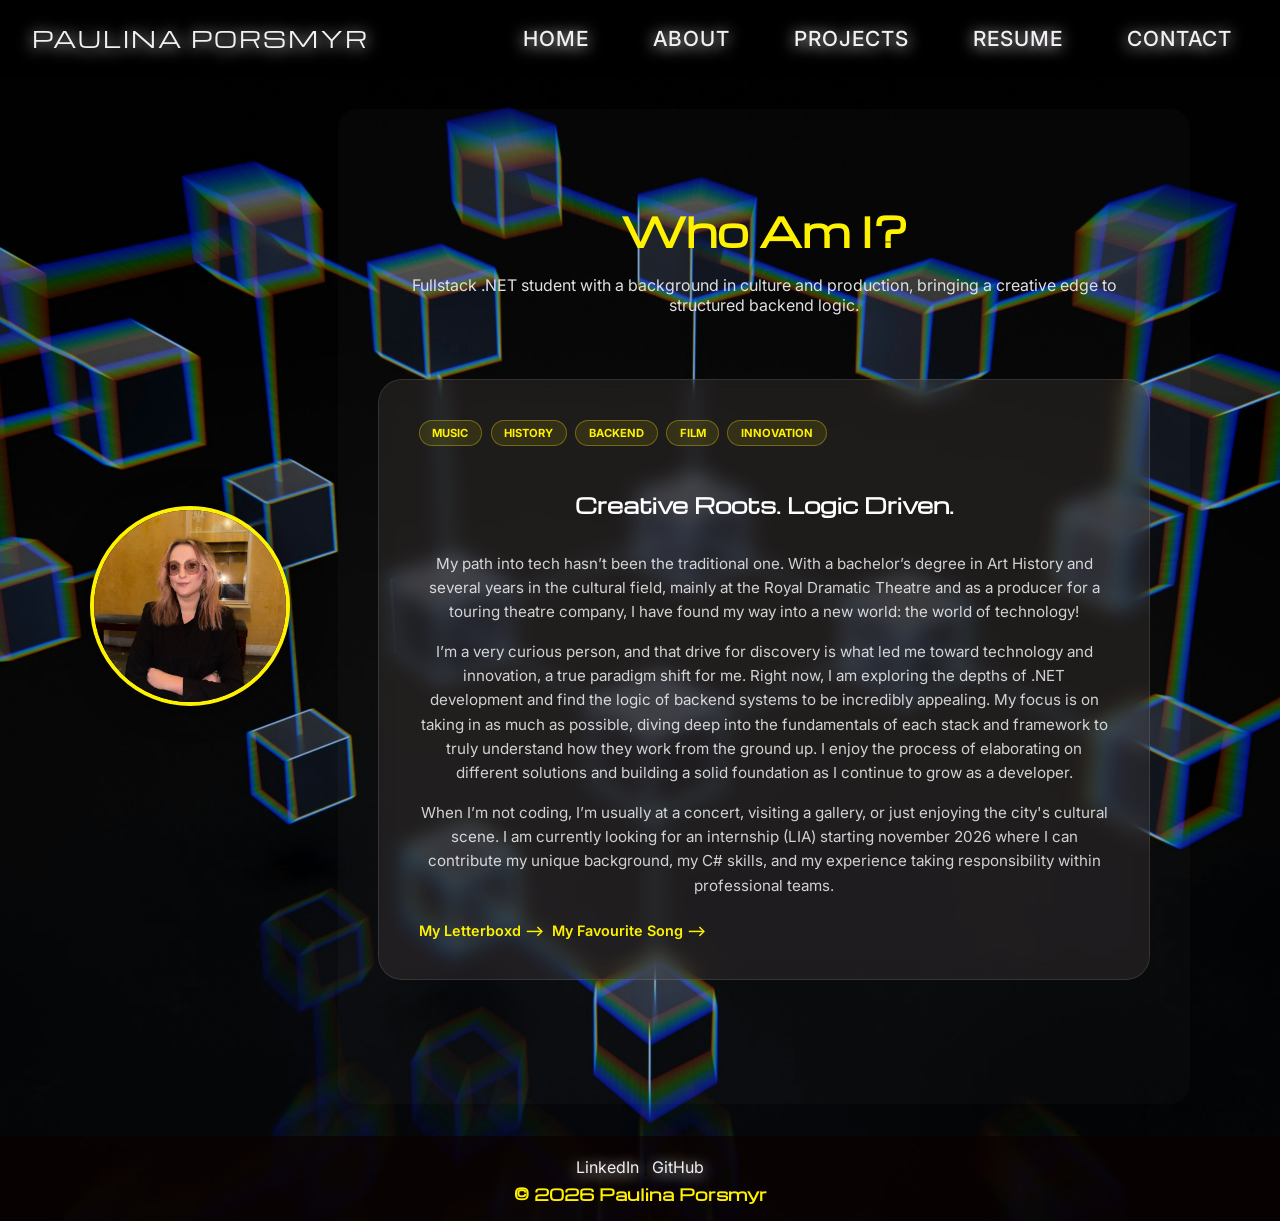
<file: about.html>
<!DOCTYPE html>
<html lang="en">
<head>
    <meta charset="UTF-8">
    <meta name="viewport" content="width=device-width, initial-scale=1.0">
    <link rel="stylesheet" href="style.css">
    <script src="script.js" defer></script>
    <title>About - Paulina Porsmyr</title>
    <link href="https://fonts.googleapis.com/css2?family=Inter:wght@300;400;600&family=Michroma&display=swap" rel="stylesheet">
</head>
<body>

<header>
    <nav class="meny">
        <ul class="nav-links">
            <li><a href="index.html">Paulina Porsmyr</a></li>
            <li><a href="index.html">Home</a></li>
            <li><a href="about.html">About</a></li>
            <li><a href="projects.html">projects</a></li>
            <li><a href="resume.html">resume</a></li>
            <li><a href="contact.html">Contact</a></li>
        </ul>
    </nav>
</header>

<main>
    <div class="about-container">
        <img src="img/bild.jpg" alt="Paulina" class="profile-pic-side">
        
        <section class="projects-container"> 
        <header class="projects-header">
    <header class="projects-header">
        <h1>Who Am I?</h1>
        <p>Fullstack .NET student with a background in culture and production, bringing a creative edge to structured backend logic.</p>
    </header>

    <article class="project-card">
    <div class="project-content">
        <div class="project-tags">
            <span class="tag">Music</span>
            <span class="tag">History</span>
            <span class="tag">Backend</span>
            <span class="tag">Film</span>
            <span class="tag">Innovation</span>
        </div>
        
        <h3>Creative Roots. Logic Driven.</h3>
        <p>My path into tech hasn’t been the traditional one. With a bachelor’s degree in Art History and several years in the cultural field, mainly at the Royal Dramatic Theatre and as a producer for a touring theatre company, I have found my way into a new world: the world of technology!</p>
        <p>I’m a very curious person, and that drive for discovery is what led me toward technology and innovation, a true paradigm shift for me. Right now, I am exploring the depths of .NET development and find the logic of backend systems to be incredibly appealing. My focus is on taking in as much as possible, diving deep into the fundamentals of each stack and framework to truly understand how they work from the ground up. I enjoy the process of elaborating on different solutions and building a solid foundation as I continue to grow as a developer.</p>
        <p>When I’m not coding, I’m usually at a concert, visiting a gallery, or just enjoying the city's cultural scene. I am currently looking for an internship (LIA) starting november 2026 where I can contribute my unique background, my C# skills, and my experience taking responsibility within professional teams.</p>
        
        <div class="project-links">
            <a href="https://boxd.it/95K9F" target="_blank" class="github-link">My Letterboxd --> <br></a>
            <a href="https://www.youtube.com/watch?v=tRoBfcPxJdA&list=RDtRoBfcPxJdA&start_radio=1" target="_blank" class="github-link">My Favourite Song --></a>
        </div>
    </div>
</article>
</main>

<footer>
    <p>
        <a href="https://www.linkedin.com/in/paulina-porsmyr-86b3768b/" target="_blank">LinkedIn</a> | 
        <a href="https://github.com/PaulinaPorsmyr" target="_blank">GitHub</a>
    </p>
   <span class="footer-name"> © 2026 Paulina Porsmyr</span>
</footer>

</body>
</html>
</file>
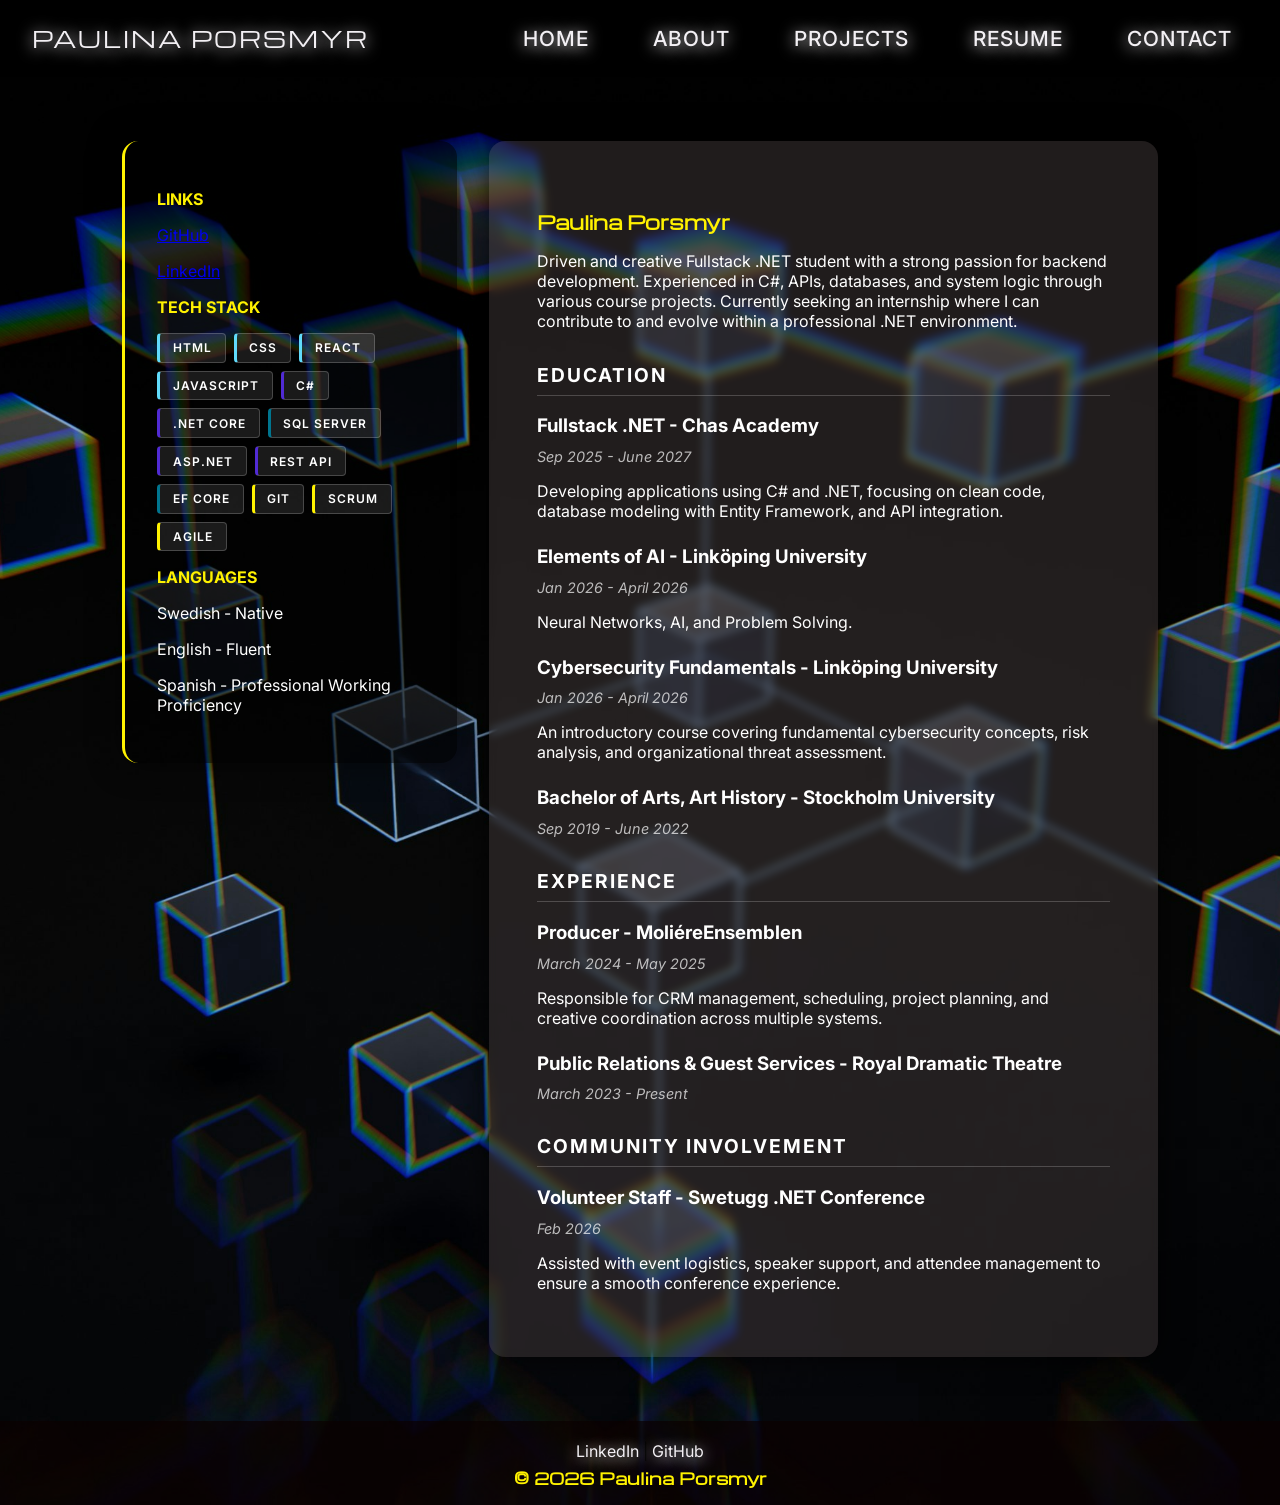
<file: resume.html>
<!DOCTYPE html>
<html lang="en">
<head>
    <meta charset="UTF-8">
    <meta name="viewport" content="width=device-width, initial-scale=1.0">
    <link rel="stylesheet" href="style.css">
    <title>Resume - Paulina Porsmyr</title>
    <script src="script.js" defer></script>
    <link href="https://fonts.googleapis.com/css2?family=Inter:wght@300;400;600&family=Michroma&display=swap" rel="stylesheet">
</head>
<body>

<header>
    <nav class="meny">
         <ul class="nav-links">
            <li><a href="index.html">Paulina Porsmyr</a></li>
            <li><a href="index.html">Home</a></li>
            <li><a href="about.html">About</a></li>
            <li><a href="projects.html">projects</a></li>
            <li><a href="resume.html">resume</a></li>
            <li><a href="contact.html">Contact</a></li>
        </ul>
    </nav>
</header>

<main class="resume-container">
    <aside class="resume-sidebar">
       
        <section class="links">
            <h3>Links</h3>
            <p><a href="https://github.com/paulinaporsmyr" target="_blank">GitHub</a></p>
            <p><a href="https://linkedin.com/in/paulinaporsmyr" target="_blank">LinkedIn</a></p>
        </section>

       <section class="skills">
    <h3>Tech Stack</h3>
    <div class="badge-container">
        <span class="badge frontend">HTML</span>
        <span class="badge frontend">CSS</span>
        <span class="badge frontend">React</span>
        <span class="badge frontend">JavaScript</span>
        <span class="badge backend">C#</span>
        <span class="badge backend">.NET Core</span>
        <span class="badge database">SQL Server</span>
        <span class="badge backend">ASP.NET</span>
        <span class="badge backend">REST API</span>
        <span class="badge database">EF Core</span>
        <span class="badge tool">Git</span>
        <span class="badge tool">Scrum</span>
        <span class="badge tool">Agile</span>

    </div>
</section>

        <section class="languages">
            <h3>Languages</h3>
            <p>Swedish - Native</p>
            <p>English - Fluent</p>
            <p>Spanish - Professional Working Proficiency</p>
        </section>
    </aside>

    <article class="resume-main">
        <section class="profile">
            <h1>Paulina Porsmyr</h1>
            <p class="intro-text">
                Driven and creative Fullstack .NET student with a strong passion for backend development. Experienced in C#, APIs, databases, and system logic through various course projects. Currently seeking an internship where I can contribute to and evolve within a professional .NET environment.
            </p>
        </section>

            <section class="education">
            <h2>Education</h2>

            <div class="edu-item">
            <h3>Fullstack .NET - Chas Academy</h3>
                <p class="date">Sep 2025 - June 2027</p>
                <p>Developing applications using C# and .NET, focusing on clean code, database modeling with Entity Framework, and API integration.</p>
            </div>
            
            <div class="edu-item">
                <h3>Elements of AI - Linköping University</h3>
                <p class="date">Jan 2026 - April 2026</p>
                <p>Neural Networks, AI, and Problem Solving.</p>
            </div>
            
            <div class="edu-item">
                <h3>Cybersecurity Fundamentals - Linköping University</h3>
                <p class="date">Jan 2026 - April 2026</p>
                <p>An introductory course covering fundamental cybersecurity concepts, risk analysis, and organizational threat assessment.</p>
            </div>

            <div class="edu-item">
                <h3>Bachelor of Arts, Art History - Stockholm University</h3>
                <p class="date">Sep 2019 - June 2022</p>
            </div>
        </section>

        <section class="experience">
            <h2>Experience</h2>
            
            <div class="job">
                <h3>Producer - MoliéreEnsemblen</h3>
                <p class="date">March 2024 - May 2025</p>
                <p>Responsible for CRM management, scheduling, project planning, and creative coordination across multiple systems.</p>
            </div>

            <div class="job">
                <h3>Public Relations & Guest Services - Royal Dramatic Theatre</h3>
                <p class="date">March 2023 - Present</p>
            </div>
        </section>

         <section class="community involvement">
            <h2>community involvement</h2>

            <div class="other">
                <h3>Volunteer Staff - Swetugg .NET Conference</h3>
                <p class="date">Feb 2026</p>
                <p>Assisted with event logistics, speaker support, and attendee management to ensure a smooth conference experience.</p>

            </div>
            </section>

    
    </article>
</main>

<footer>
    <p>
        <a href="https://www.linkedin.com/in/paulina-porsmyr-86b3768b/">LinkedIn</a> | 
        <a href="https://github.com/paulinaporsmyr">GitHub</a>
    </p>
     <span class="footer-name"> © 2026 Paulina Porsmyr</span>
</footer>

</body>
</html>
</file>
<file: style.css>
* {
    box-sizing: border-box;
}

body {
    display: flex;
    flex-direction: column;
    min-height: 100vh;
    margin: 0;
    padding: 0;
    background-image: url("img/cube.jpg");
    background-size: cover;
    background-position: center;
    background-repeat: no-repeat;
    font-family: 'Inter', sans-serif;
}


nav.meny {
    display: flex;
    align-items: center;
    background-color: rgba(0, 0, 0, 0.7);
    padding: 1.4rem 2rem;
    text-transform: uppercase;
}

.nav-links {
    list-style: none;
    display: flex;
    gap: 2rem;
    margin: 0;
    padding: 0;
    flex-wrap: wrap;
    width: 100%;           
    align-items: center;
    justify-content: flex-start;
}

.nav-links li a {
    font-size: 1.3rem;
    color: rgb(243, 240, 244);
    text-shadow: 0px 0.1rem 0.9rem rgb(245, 243, 245);
    letter-spacing: 1px;
    text-decoration: none;
    padding: 0.7rem 1rem;
    font-weight: 500;  
    transition: all 0.3s ease;
}

.nav-links li a:hover {
    text-shadow: 
        0 0 20px rgb(255, 242, 0), 
        0 0 20px rgb(255, 242, 0);
    color: #fff;
}

.nav-links li:first-child {
    margin-right: auto; 
}

.nav-links li:first-child a {
    font-family: 'Michroma', sans-serif;
    font-size: 1.4rem;
    letter-spacing: 2px;
    padding-left: 0; 
}


main {
    flex: 1;
    display: flex;
    flex-direction: column; 
    justify-content: center;
    align-items: center;
    padding: 2rem;
    gap: 2rem;
    width: 100%;
}

.textbox {
    background-color: rgba(81, 70, 70, 0.3);
    border: 1px solid rgba(255, 255, 255, 0.1);
    border-radius: 1.5rem;
    padding: 2.5rem;
    transition: all 0.4s cubic-bezier(0.175, 0.885, 0.32, 1.275);
    backdrop-filter: blur(10px);
    display: flex;
    flex-direction: column;
}

.textbox h2 {
    font-size: 2rem;
    margin-bottom: 1rem;
}

.textbox p {
    line-height: 1.5;
}


footer {
    text-align: center;
    padding: 1rem 0;
    background-color: rgb(11, 1, 1, 0.7);
}

footer a {
    color: rgb(243, 240, 244);
    text-decoration: none;
    text-shadow: 0px 0.1rem 0.9rem rgb(243, 245, 243);
}

footer a:hover {
    text-shadow: 
        0 0 20px rgb(255, 242, 0), 
        0 0 20px rgb(255, 242, 0);
    color: #fff;
}

footer p {
    margin: 0.3rem 0;
}

.footer-name {
    color: rgb(255, 242, 0); 
    font-weight: 600;        
    font-family: 'Michroma', sans-serif; 
}

@media (max-width: 768px) {
    main {
        flex-direction: column;
        align-items: center;
    }

    .nav-links {
        gap: 1rem;
        justify-content: center; 
    }

    .nav-links li:first-child {
        margin-right: 0; 
        width: 100%;     
        text-align: center;
    }
}

@media (max-width: 480px) {
    .textbox h2 {
        font-size: 1.5rem;
    }

    .nav-links li a {
        font-size: 1rem;
    }
}


/* ── Resume ────────────────────────────────────────────────────────────── */

.resume-container {
    display: grid;
    grid-template-columns: 1fr 2fr;
    gap: 2rem;
    max-width: 1100px;
    margin: 2rem auto;
    align-items: start; 
}

.resume-sidebar {
    background-color: rgba(0, 0, 0, 0.6);
    padding: 2rem;
    border-radius: 1rem;
    color: white;
    box-shadow: 0 0 2rem rgba(0,0,0,0.5);
    border-left: 3px solid rgb(255, 242, 0); 
}

.resume-main {
    background-color: rgba(81, 70, 70, 0.4);
    padding: 3rem;
    border-radius: 1rem;
    color: white;
    box-shadow: 0 0 2rem rgba(0,0,0,0.8);
    backdrop-filter: blur(5px);
}

.resume-main h1 {
    font-family: 'Michroma', sans-serif;
    margin-bottom: 1rem;
    color: rgb(255, 242, 0); 
}

.resume-main h2 {
    border-bottom: 1px solid rgba(255, 255, 255, 0.2);
    padding-bottom: 0.5rem;
    margin-top: 2rem;
    text-transform: uppercase;
    font-size: 1.2rem;
    letter-spacing: 2px;
}

.resume-sidebar h3 {
    color: rgb(255, 242, 0);
    font-size: 1rem;
    text-transform: uppercase;
    margin-bottom: 1rem;
}

.resume-sidebar ul {
    list-style: none;
    padding: 0;
}

.resume-sidebar li {
    margin-bottom: 0.5rem;
    font-size: 0.9rem;
}

.date {
    font-style: italic;
    color: rgba(255, 255, 255, 0.7); 
    font-size: 0.9rem;
    margin-top: -0.5rem; 
    margin-bottom: 0.5rem;
}

.job, .edu-item {
    margin-bottom: 1.5rem;
}

@media (max-width: 850px) {
    .resume-container {
        grid-template-columns: 1fr; 
        padding: 1rem;
    }
}

.badge-container {
    display: flex;
    flex-wrap: wrap;
    gap: 0.5rem;
    margin-top: 0.5rem;
}

.badge {
    padding: 0.4rem 0.8rem;
    border-radius: 4px;
    font-size: 0.75rem;
    font-weight: 600;
    text-transform: uppercase;
    letter-spacing: 1px;
    background-color: rgba(255, 255, 255, 0.1);
    color: #fff;
    border: 1px solid rgba(255, 255, 255, 0.2);
    transition: all 0.3s ease;
}

.badge.backend  { border-left: 3px solid #512bd4; } 
.badge.database { border-left: 3px solid #00758f; } 
.badge.frontend { border-left: 3px solid #61dbfb; }
.badge.tool     { border-left: 3px solid rgb(255, 242, 0); } 

.badge:hover {
    background-color: rgba(255, 242, 0, 0.2);
    border-color: rgb(255, 242, 0);
    transform: translateY(-2px);
    cursor: default;
}


/* ── Projects ──────────────────────────────────────────────────────────── */

.projects-container {
    background: rgba(255, 255, 255, 0.02);
    border-radius: 20px;
    padding: 60px 40px;
    animation: fadeInUp 0.8s ease-out;
}

.projects-header {
    text-align: center;
    margin-bottom: 4rem;
}

.projects-header h1 {
    font-family: 'Michroma', sans-serif;
    color: rgb(255, 242, 0);
    font-size: 2.5rem;
    margin-bottom: 1rem;
}

.projects-header p {
    color: rgb(222, 224, 227);
}

.projects-grid {
    display: grid;
    grid-template-columns: repeat(auto-fit, minmax(320px, 1fr));
    gap: 2.5rem;
}

.project-card {
    background-color: rgba(81, 70, 70, 0.3);
    border: 1px solid rgba(255, 255, 255, 0.1);
    border-radius: 1.5rem;
    padding: 2.5rem;
    transition: all 0.4s cubic-bezier(0.175, 0.885, 0.32, 1.275);
    backdrop-filter: blur(10px);
    display: flex;
    flex-direction: column;
}

.project-card:hover {
    transform: translateY(-10px);
    background-color: rgba(81, 70, 70, 0.5);
    border-color: rgb(255, 242, 0);
    box-shadow: 0 10px 30px rgba(0, 0, 0, 0.5);
}

/* Projektbild */
.project-image-wrapper {
    width: 100%;
    height: 180px;
    overflow: hidden;
    border-radius: 0.8rem;
    margin-bottom: 1.5rem;
    flex-shrink: 0;
}

.project-image {
    width: 100%;
    height: 100%;
    object-fit: cover;
    display: block;
    transition: transform 0.4s ease;
}

.project-card:hover .project-image {
    transform: scale(1.05);
}

/* Kortinnehåll */
.project-content {
    display: flex;
    flex-direction: column;
    flex: 1;
}

.project-tags {
    display: flex;
    flex-wrap: wrap;
    gap: 0.5rem;
    margin-bottom: 1.5rem;
}

.tag {
    font-size: 0.7rem;
    background: rgba(255, 242, 0, 0.1);
    color: rgb(255, 242, 0);
    padding: 0.3rem 0.8rem;
    border-radius: 2rem;
    border: 1px solid rgba(255, 242, 0, 0.3);
    text-transform: uppercase;
    font-weight: bold;
}

.tag:hover {
    background-color: white;
    color: black;
    transform: scale(1.05);
    transition: 0.3s;
}

.project-card h3 {
    font-family: 'Michroma', sans-serif;
    font-size: 1.3rem;
    margin-bottom: 1rem;
    color: #fff;
}

.project-card p {
    color: rgba(255, 255, 255, 0.8);
    line-height: 1.6;
    font-size: 0.95rem;
    margin-bottom: 0;
}

.project-links {
    margin-top: auto;
    padding-top: 1.5rem;
    display: flex;
    align-items: center;
    flex-wrap: wrap;
    gap: 0.5rem;
}

.github-link {
    text-decoration: none;
    color: rgb(255, 242, 0);
    font-weight: 600;
    font-size: 0.9rem;
    transition: letter-spacing 0.3s ease;
}

.project-card:hover .github-link {
    letter-spacing: 1px;
}

/* More Info-knapp */
.info-btn {
    background: transparent;
    border: 1px solid rgb(255, 242, 0);
    color: rgb(255, 242, 0);
    padding: 0.4rem 1rem;
    border-radius: 2rem;
    font-size: 0.85rem;
    font-weight: 600;
    cursor: pointer;
    transition: all 0.3s ease;
    font-family: 'Inter', sans-serif;
    text-transform: uppercase;
    letter-spacing: 1px;
}

.info-btn:hover {
    background-color: rgb(255, 242, 0);
    color: #000;
}

@media (max-width: 600px) {
    .projects-grid {
        grid-template-columns: 1fr;
    }
}


/* ── Modal ─────────────────────────────────────────────────────────────── */

.modal-overlay {
    position: fixed;
    inset: 0;
    background: rgba(0, 0, 0, 0.75);
    backdrop-filter: blur(6px);
    display: flex;
    align-items: center;
    justify-content: center;
    z-index: 1000;
    padding: 1.5rem;
    animation: fadeIn 0.25s ease;
}

.modal-box {
    background: rgba(20, 15, 15, 0.95);
    border: 1px solid rgba(255, 242, 0, 0.4);
    border-radius: 1.5rem;
    max-width: 640px;
    width: 100%;
    overflow: hidden;
    position: relative;
    box-shadow: 0 0 4rem rgba(255, 242, 0, 0.1);
    animation: slideUp 0.3s cubic-bezier(0.175, 0.885, 0.32, 1.275);
}

.modal-image {
    width: 100%;
    height: 220px;
    object-fit: cover;
    display: block;
}

.modal-body {
    padding: 2rem;
    color: #fff;
}

.modal-body h2 {
    font-family: 'Michroma', sans-serif;
    color: rgb(255, 242, 0);
    margin-bottom: 1rem;
    font-size: 1.4rem;
}

.modal-body p {
    color: rgba(255, 255, 255, 0.85);
    line-height: 1.7;
    margin-bottom: 1.5rem;
    font-size: 0.95rem;
}

.modal-body .project-tags {
    margin-bottom: 1rem;
}

.modal-close {
    position: absolute;
    top: 1rem;
    right: 1rem;
    background: rgba(0,0,0,0.6);
    border: 1px solid rgba(255,255,255,0.2);
    color: #fff;
    width: 2.2rem;
    height: 2.2rem;
    border-radius: 50%;
    font-size: 1.3rem;
    cursor: pointer;
    display: flex;
    align-items: center;
    justify-content: center;
    line-height: 1;
    transition: all 0.2s ease;
    z-index: 10;
}

.modal-close:hover {
    background: rgb(255, 242, 0);
    color: #000;
    border-color: rgb(255, 242, 0);
}


/* ── About ─────────────────────────────────────────────────────────────── */

.about-container {
    display: flex;
    flex-direction: row;  
    align-items: center;  
    justify-content: center;
    gap: 3rem;            
    width: 100%;
    max-width: 1100px;
}

.profile-pic-side {
    width: 200px;         
    height: 200px;
    border-radius: 50%;
    object-fit: cover;
    border: 4px solid rgb(255, 242, 0);
    box-shadow: 0 0 2rem rgba(0, 0, 0, 0.6);
    z-index: 10;
    flex-shrink: 0;
}

@media (max-width: 850px) {
    .about-container {
        flex-direction: column; 
        gap: 1.5rem;
    }

    .profile-pic-side {
        width: 180px;
        height: 180px;
    }
}

.tech-stack {
    display: flex;
    justify-content: center;
    gap: 2.5rem;
    margin-top: 1rem; 
    flex-wrap: wrap;
    padding: 0; 
    background-color: transparent; 
    border: none; 
    backdrop-filter: none; 
}

.tech-stack i {
    font-size: 3.5rem;
    position: relative;
    transition: all 0.3s ease;
    cursor: pointer;
    display: flex;
    flex-direction: column;
    align-items: center;
    filter: grayscale(20%); 
}

.tech-stack i::after {
    content: attr(title); 
    position: absolute;
    bottom: -30px;      
    font-size: 0.9rem;
    font-family: 'Inter', sans-serif;
    color: rgb(255, 242, 0); 
    font-weight: 600;
    text-transform: uppercase;
    letter-spacing: 1px;
    opacity: 0;
    transition: opacity 0.3s ease, transform 0.3s ease;
    pointer-events: none;
    text-shadow: 0 0 10px rgba(0,0,0,0.8);
}

.tech-stack i:hover {
    transform: translateY(-10px) scale(1.2);
    filter: grayscale(0%);
    color: rgb(255, 242, 0); 
    text-shadow: 0 0 20px rgba(255, 242, 0, 0.6);
}

.tech-stack i:hover::after {
    opacity: 1;
    transform: translateY(5px);
}

.tech-stack-section h2 {
    color: rgb(243, 240, 244);
    text-shadow: 0px 0.1rem 0.9rem rgb(245, 243, 245);
    letter-spacing: 2px;
}



.hidden {
    display: none;
}

@keyframes fadeInUp {
    from {
        opacity: 0;
        transform: translateY(20px);
    }
    to {
        opacity: 1;
        transform: translateY(0);
    }
}

@keyframes fadeIn {
    from { opacity: 0; }
    to   { opacity: 1; }
}

@keyframes slideUp {
    from { opacity: 0; transform: translateY(30px); }
    to   { opacity: 1; transform: translateY(0); }
}



@media print {
    nav, footer {
        display: none !important;
    }
    
    body {
        background: white;
        color: black ;
        font-size: 12pt;
    }

    .resume-container {
        display: block; 
        width: 100%;
    }

    .resume-main, .resume-sidebar {
        background: none;
        color: black;
        box-shadow: none;
        padding: 0;
        margin-bottom: 2rem;
    }

    h1, h2, h3 {
        color: black;
        page-break-after: avoid;
    }
    
    a {
        text-decoration: underline;
        color: black ;
    }
}
</file>
